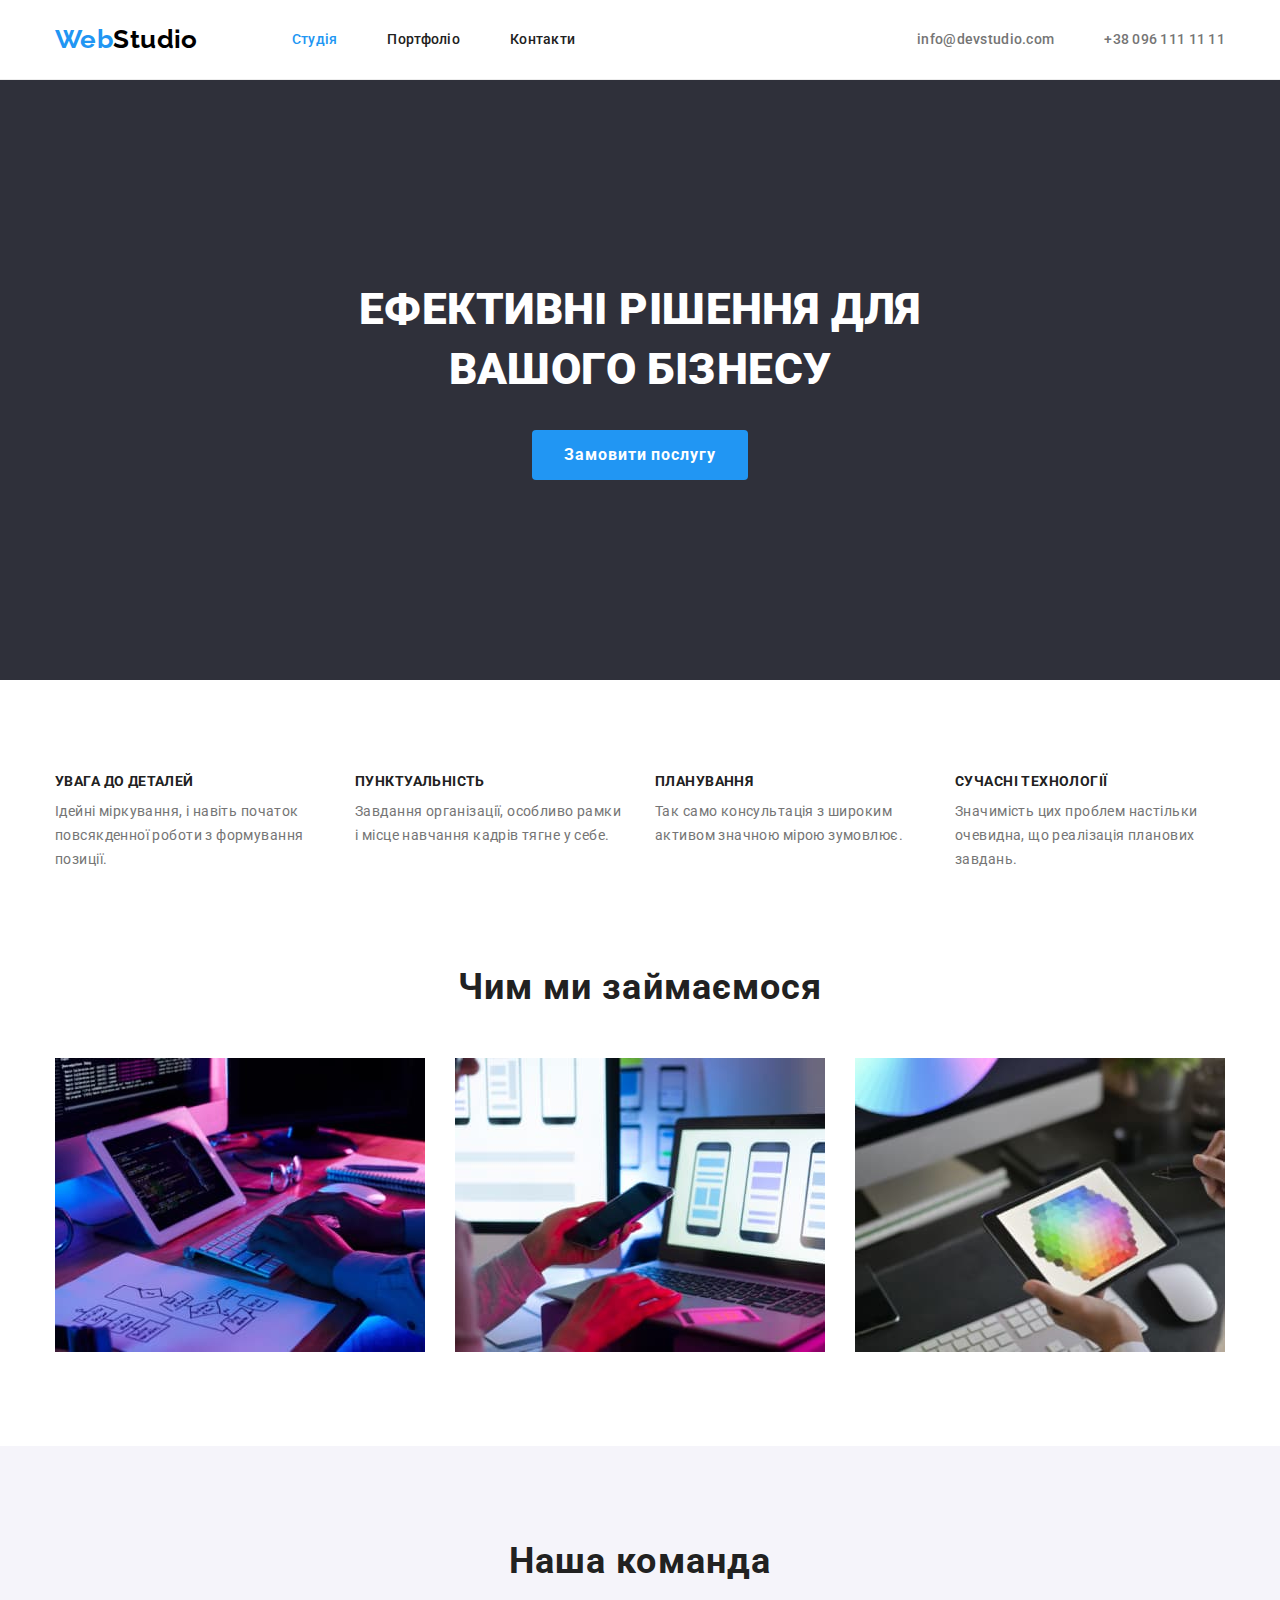
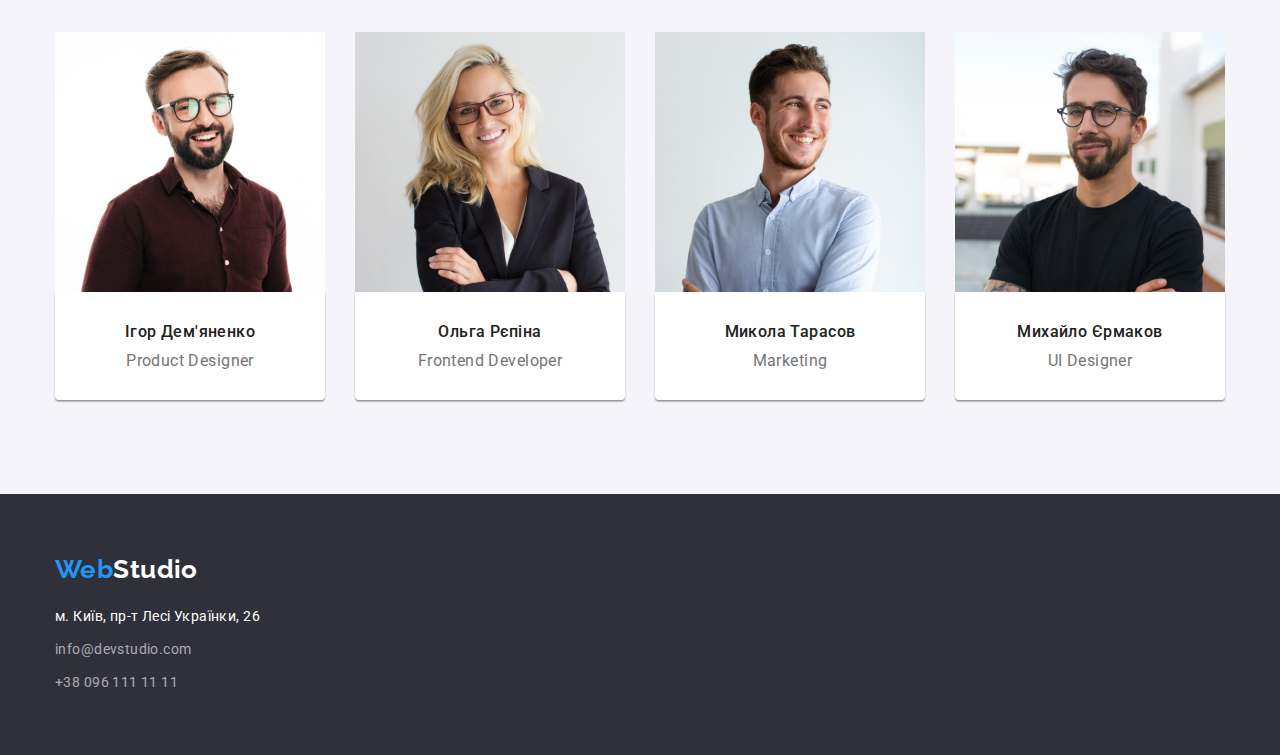
<file: index.html>
<!DOCTYPE html>
<html lang="uk">
<head>
    <meta charset="UTF-8">
    <meta http-equiv="X-UA-Compatible" content="IE=edge">
    <meta name="viewport" content="width=device-width, initial-scale=1.0">
    <title>WebStudio</title>
    <link rel="stylesheet" href="https://cdnjs.cloudflare.com/ajax/libs/modern-normalize/1.1.0/modern-normalize.min.css">
    <link rel="preconnect" href="https://fonts.googleapis.com">
    <link rel="preconnect" href="https://fonts.gstatic.com" crossorigin>
    <link href="https://fonts.googleapis.com/css2?family=Raleway:wght@700&family=Roboto:wght@400;500;700;900&display=swap" rel="stylesheet">
    <link rel="stylesheet" href="./css/styles.css">
</head>
<body>
<header class="header">
    <div class="header-container container">
        <nav class="header-nav">
            <a class="logo link" href="./index.html" lang="en">
                <span class="accent">Web</span><span class="text">Studio</span>
            </a>
            <ul class="site-nav list">
                <li class="site-nav-item">
                <a class="site-nav-link link current" href="./index.html">Студія</a>
                </li>
                <li class="site-nav-item">
                <a class="site-nav-link link" href="./portfolio.html">Портфоліо</a>
                </li>
                <li class="site-nav-item">
                <a class="site-nav-link link" href="#" >Контакти</a>
                </li>
            </ul>
        </nav>
        <ul class="contacts list">
            <li class="contacts-item">
                <a class="contacts-link link" href="mailto:info@devstudio.com" >info@devstudio.com</a>
            </li>
            <li class="contacts-item">
                <a class="contacts-link link" href="tel:+380961111111">+38 096 111 11 11</a>
            </li>
        </ul>
    </div>
</header>

<main>
    <section class="hero">
        <div class="container">
            <h1 class="main">Ефективні рішення для вашого бізнесу</h1>
            <button class="button" type="button">Замовити послугу</button>
        </div>
    </section>

    <section class="characteristic section">
        <div class="container">
            <h2 class="visually-hidden">Особливості</h2>
            <ul class="distinction-list list">
                <li class="dist-list-item">
                   <div class="dist-list-container">
                    <h3 class="title">Увага до деталей</h3>
                    <p class="point">Ідейні міркування, і навіть початок повсякденної роботи з формування позиції.</p>
                   </div>
                </li>
                <li class="dist-list-item">
                    <div class="dist-list-container">
                        <h3 class="title">Пунктуальність</h3>
                        <p class="point">Завдання організації, особливо рамки і місце навчання кадрів тягне у себе.</p>
                    </div>
                </li>
                <li class="dist-list-item">
                    <div class="dist-list-container">
                        <h3 class="title">Планування</h3>
                        <p class="point">Так само консультація з широким активом значною мірою зумовлює.</p>
                    </div>
                </li>
                 <li class="dist-list-item">
                    <div class="dist-list-container">
                        <h3 class="title">Сучасні технології</h3>
                        <p class="point">Значимість цих проблем настільки очевидна, що реалізація планових завдань.</p>
                    </div>
                </li>
            </ul>
        </div>
    </section>

    <section class="essential section">
        <div class="container">
            <h2 class="title">Чим ми займаємося</h2>
            <ul class="images-list list">
                <li>
                    <img class="img" src="./images/img1.jpg" alt="Десктопні додатки" width=370>
                </li>
                <li>
                    <img class="img" src="./images/img2.jpg" alt="Мобільні додатки" width=370>
                </li>
                <li>
                    <img class="img" src="./images/img3.jpg" alt="Дизайнерскі рішення" width=370>
                </li>
            </ul>
        </div>
    </section>

    <section class="team section">
        <div class="container">
            <h2 class="title">Наша команда</h2>
            <ul class="team-list list">
                <li class="team-list-item">
                    <img class="img" src="./images/img4.jpg" alt="Игорь Демьяненко" width=270>
                    <div class="team-list-container">
                        <h3 class="people">Ігор Дем'яненко</h3>
                        <p class="texts" lang="en">Product Designer</p>
                    </div>
                </li>
                <li class="team-list-item">
                    <img class="img" src="./images/img5.jpg" alt="Ольга Репина" width=270>
                    <div class="team-list-container">
                        <h3 class="people">Ольга Рєпіна</h3>
                        <p class="texts" lang="en">Frontend Developer</p>
                    </div>
                </li>
                <li class="team-list-item">
                   <img class="img" src="./images/img6.jpg" alt="Николай Тарасов" width=270>
                   <div class="team-list-container">
                       <h3 class="people">Микола Тарасов</h3>
                       <p class="texts" lang="en">Marketing</p>
                   </div>
                </li>
                <li class="team-list-item">
                    <img class="img" src="./images/img7.jpg" alt="Михаил Ермаков" width=270>
                    <div class="team-list-container">
                        <h3 class="people">Михайло Єрмаков</h3>
                        <p class="texts" lang="en">UI Designer</p>
                    </div>
                </li>
            </ul>
        </div>
        
    </section>
</main>

<footer class="footer">
    <div class="container">
        <a href="./index.html" class="footer-logo logo link" lang="en">
            <span class="accent">Web</span><span class="text">Studio</span>
        </a>
        <address>
            <ul class="address list">
                <li class="address-list-item">
                    <a class="fact link" href="https://goo.gl/maps/kG6ZxLyjDZMwMeht5" target="_blank" rel="noreferrer noopener">м. Київ, пр-т Лесі Українки, 26</a>
                </li>
                <li class="address-list-item">
                    <a class="mail link" href="mailto:info@devstudio.com">info@devstudio.com</a>
                </li>
                <li class="address-list-item">
                    <a class="tel link" href="tel:+380961111111">+38 096 111 11 11</a>
                </li>
             </ul>
        </address>
    </div>
</footer>
</body>
</html>
</file>
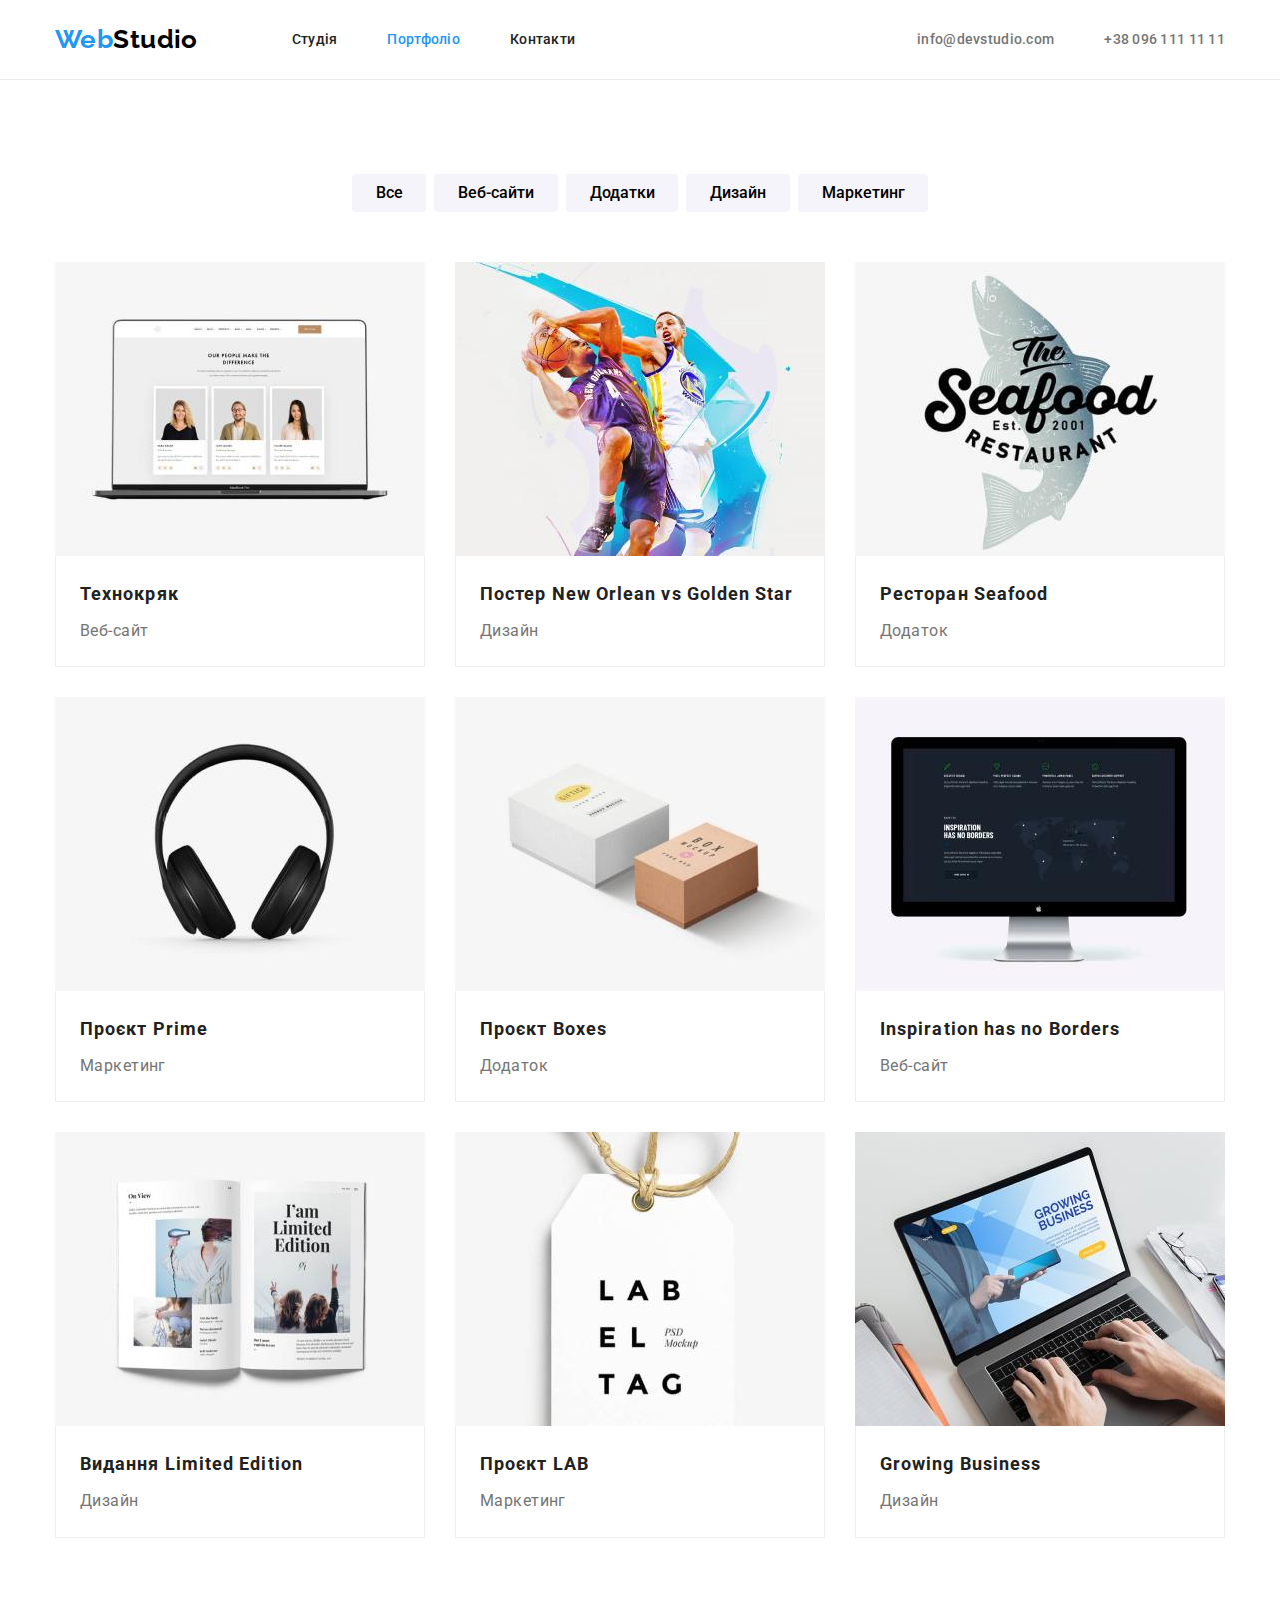
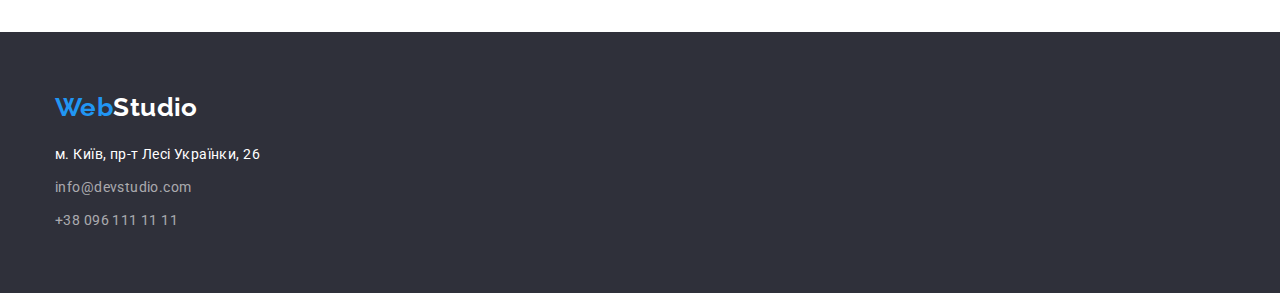
<file: portfolio.html>
<!DOCTYPE html>
<html lang="uk">
<head>
    <meta charset="UTF-8">
    <meta http-equiv="X-UA-Compatible" content="IE=edge">
    <meta name="viewport" content="width=device-width, initial-scale=1.0">
    <title>Portfolio</title>
    <link rel="stylesheet" href="https://cdnjs.cloudflare.com/ajax/libs/modern-normalize/1.1.0/modern-normalize.min.css">
    <link rel="preconnect" href="https://fonts.googleapis.com">
    <link rel="preconnect" href="https://fonts.gstatic.com" crossorigin>
    <link href="https://fonts.googleapis.com/css2?family=Raleway:wght@700&family=Roboto:wght@400;500;700;900&display=swap" rel="stylesheet">
    <link rel="stylesheet" href="./css/styles.css">
</head>
<body>
<header class="header">
    <div class="header-container container">
        <nav class="header-nav"> 
            <a class="logo link" href="./index.html" lang="en">
                <span class="accent">Web</span><span class="text">Studio</span>
            </a>
            <ul class="site-nav list">
                <li class="site-nav-item"> 
                    <a class="site-nav-link link" href="./index.html">Студія</a>
                </li>
                <li class="site-nav-item">
                    <a class="site-nav-link link current" href="./portfolio.html">Портфоліо</a>
                </li>
                <li class="site-nav-item">
                    <a class="site-nav-link link" href="#">Контакти</a>
                </li>
            </ul>
        </nav>
        <ul class="contacts list">
            <li class="contacts-item">
                <a class="contacts-link link" href="mailto:info@devstudio.com">info@devstudio.com</a> 
            </li>
            <li class="contacts-item">
                <a class="contacts-link link" href="tel:+380961111111">+38 096 111 11 11</a>
            </li>
        </ul>
    </div>
</header>

<main>
<section class="portfolio section">
    <div class="container">
        <h1 class="visually-hidden">Портфоліо</h1>
        <ul class="buttons list">
            <li class="port-btn-list-item">
                <button class="port-btn button-all" type="button">Все</button>
            </li>
            <li class="port-btn-list-item">
                <button class="port-btn button-veb" type="button">Веб-сайти</button>
            </li>
            <li class="port-btn-list-item">
                <button class="port-btn button-app" type="button">Додатки</button>
            </li>
            <li class="port-btn-list-item">
                <button class="port-btn button-des" type="button">Дизайн</button>
            </li>
            <li class="port-btn-list-item">
                <button class="port-btn button-mar" type="button">Маркетинг</button>
            </li>
        </ul>
        <ul class="example-list list">
            <li class="port-list-item">
                <a class="port-link link" href="#">
                    <img class="port-img img" src="./images/img2.1.jpg" alt="Веб-сайт Технокряк " width="370">
                    <div class="port-wrapper">
                        <h2 class="subtitle">Технокряк</h2>
                        <p class="lists">Веб-сайт</p>
                    </div>
                </a>
            </li>
            <li class="port-list-item">
                <a class="port-link link" href="#">
                    <img class="port-img img" src="./images/img2.2.jpg" alt="Дизайн постера" width="370">
                    <div class="port-wrapper">
                        <h2 class="subtitle">Постер<span lang="en"> New Orlean vs Golden Star</span></h2>
                        <p class="lists">Дизайн</p>
                    </div>
                </a>
            </li>
            <li class="port-list-item">
                <a class="port-link link" href="#">
                    <img class="port-img img" src="./images/img2.3.jpg" alt="Додаток Seafood" width="370">
                    <div class="port-wrapper">
                        <h2 class="subtitle">Ресторан<span lang="en"> Seafood</h2>
                        <p class="lists">Додаток</p>
                    </div>
                </a>
            </li>
            <li class="port-list-item">
                <a class="port-link link" href="#">
                    <img class="port-img img" src="./images/img2.4.jpg" alt="Маркетинг Проект Prime" width="370">
                    <div class="port-wrapper">
                        <h2 class="subtitle">Проєкт <span lang="en">Prime</span></h2>
                        <p class="lists">Маркетинг</p>
                    </div>
                </a>
            </li>
            <li class="port-list-item">
                <a class="port-link link" href="#">
                    <img class="port-img img" src="./images/img2.5.jpg" alt="Додаток Boxes" width="370">
                    <div class="port-wrapper">
                        <h2 class="subtitle">Проєкт <span lang="en">Boxes</span></h2>
                        <p class="lists">Додаток</p>
                    </div>
                </a>
            </li>
            <li class="port-list-item">
                <a class="port-link link" href="#">
                    <img class="port-img img" src="./images/img2.6.jpg" alt="Веб-сайт Inspiration has no Borders" width="370">
                    <div class="port-wrapper">
                        <h2 class="subtitle" lang="en">Inspiration has no Borders</h2>
                        <p class="lists">Веб-сайт</p>
                    </div>
                </a>
            </li>
            <li class="port-list-item">
                <a class="port-link link" href="#">
                    <img class="port-img img" src="./images/img2.7.jpg" alt="Дизайн видання Limited Edition" width="370">
                   <div class="port-wrapper">
                    <h2 class="subtitle">Видання<span lang="en"> Limited Edition</span></h2>
                    <p class="lists">Дизайн</p>
                   </div>
                </a>
            </li>
            <li class="port-list-item">
                <a class="port-link link" href="#">
                    <img class="port-img img" src="./images/img2.8.jpg" alt="Маркетинг проєкта LAB" width="370">
                    <div class="port-wrapper">
                        <h2 class="subtitle">Проєкт<span lang="en"> LAB</span></h2>
                        <p class="lists">Маркетинг</p>
                    </div>
                </a>
            </li>
            <li class="port-list-item">
                <a class="port-link link" href="#">
                    <img class="port-img img" src="./images/img2.9.jpg" alt="Growing Business додаток" width="370">
                    <div class="port-wrapper">
                        <h2 class="subtitle" lang="en">Growing Business</h2>
                        <p class="lists">Дизайн</p>
                    </div>
                </a>
            </li>
        </ul>
    </div>
</section>
</main>   

<footer class="footer">
    <div class="container">
        <a href="./index.html" class="footer-logo logo link" lang="en">
            <span class="accent">Web</span><span class="text">Studio</span>
        </a>
        <address>
            <ul class="address list">
                <li class="address-list-item">
                    <a class="fact link" href="https://goo.gl/maps/kG6ZxLyjDZMwMeht5" target="_blank" rel="noreferrer noopener">м. Київ, пр-т Лесі Українки, 26</a>
                </li>
                <li class="address-list-item">
                    <a class="mail link" href="mailto:info@devstudio.com">info@devstudio.com</a>
                </li>
                <li class="address-list-item">
                    <a class="tel link" href="tel:+380961111111">+38 096 111 11 11</a>
                </li>
            </ul>
        </address>
    </div>
</footer>

</body>
</html>
</file>
<file: css/styles.css>
/*=====ЗАГАЛЬНІ=====*/


:root { 
    --primary-text-color: #757575;
    --title-text-color: #212121;
    --logo-color: #000000;
    --accent-color: #2196F3;
    --secondary-accent-color: #ffffff;
    --hover-button-color: #188CE8;
    --primary-background-color: #E5E5E5;
    --accent-background-color: #2F303A;
    --accent-section-color: #F5F4FA;
    --text-footer-color: rgba(255, 255, 255, 0.6);
    --border-bottom-color: #ECECEC;  
    --border-div-color: #EEEEEE;
    --primary-text-family: Roboto, sans-serif;
    --accent-text-family: Raleway, sans-serif;
    
}

body {
    font-family: var(--primary-text-family);
    font-size: 14px;
    letter-spacing: 0.03em;
    color: var(--primary-text-color);
}

.section {
    padding-top: 94px;
    padding-bottom: 94px;
}

.container {
    width: 1200px;
    margin: 0 auto;
    padding-left: 15px;
    padding-right: 15px;

    /* outline: 2px solid red; */
}

.list {
    list-style: none;
    margin-top: 0;
    margin-bottom: 0;
    padding-left: 0;
}

.link {
    text-decoration: none;
}

.img {
    display: block;
}

.characteristic .title,
.essential .title,
.team .title,
.team .people,
.example-list .subtitle {
    color: var(--title-text-color);
    font-weight: 700;
    margin-top: 0;
    margin-bottom: 0;

/* outline: 2px solid teal; */
}

.visually-hidden {
    position: absolute;
    width: 1px;
    height: 1px;
    margin: -1px;
    padding: 0;
    overflow: hidden;
    border: 0;
    clip: rect(0 0 0 0);
}

/* section {
  outline: 3px solid blueviolet;
} */


 /*=====ШАПКА=====*/



.header { 
    padding-top: 24px;
    padding-bottom: 24px;
    border-bottom: 1px solid var(--border-bottom-color);

    /* outline: 2px solid blueviolet; */
}

.header-container {
    display: flex;
    align-items: center;
    
}

.header-nav {
    display: flex;
    align-items: center;
    background: var(--secondary-accent-color);
}

.logo {
    margin-right: 94px;
    font-family: var(--accent-text-family);
    font-weight: 700;
    font-size: 26px;
    line-height: 1.2;
}

.accent {
    color: var(--accent-color); 
}

.text {
    color: var(--logo-color);  
}

.site-nav,
.contacts {
    display: flex;
    align-items: center;
   
    font-weight: 500;
    line-height: 1.14;
    letter-spacing: 0.02em;
}

.site-nav-item:not(:last-child) {
    margin-right: 50px;
}

.site-nav .link {
    color: var(--title-text-color);  
}

.contacts {
    margin-left: auto;
}

.contacts-item:not(:last-child) {
    margin-right: 50px;
}


.contacts .contacts-link {
    color: inherit;
}

.site-nav .link.current,
.site-nav .site-nav-link:hover,
.site-nav .site-nav-link:focus,
.contacts .contacts-link:hover,
.contacts .contacts-link:focus {
    color: var(--accent-color);
}



/*=====ПЕРША СЕКЦІЯ ГЕРОЯ=====*/



.hero {
    background-color: var(--accent-background-color);
    text-align: center;
    padding-top: 200px;
    padding-bottom: 200px;
}

.hero .main {
    width: 696px;
    font-weight: 900;
    font-size: 44px;
    line-height: 1.36;
    text-align: center;
    color: var(--secondary-accent-color);
    text-transform: uppercase; 
    margin-top: 0;
    margin-left: auto;
    margin-right: auto;
    margin-bottom: 30px;

    /* outline: 2px solid teal; */
  
}

.hero .button {
    background-color: var(--accent-color);
    border-radius: 4px;
    color: var(--secondary-accent-color);
    font-family: var(--primary-text-family);
    font-style: normal;
    font-weight: 700;
    font-size: 16px;
    line-height: 1.88;
    letter-spacing: 0.06em;
    padding: 10px 32px;
    min-width: 216px;
    border: 0;
    cursor: pointer;
 }

 .hero .button:hover,
 .hero .button:focus {
    background-color: var(--hover-button-color);
    box-shadow: 0px 4px 4px rgba(0, 0, 0, 0.15);
 }



 /*=====ДРУГА СЕКЦІЯ ХАРАКТЕРИСТИКИ=====*/



.characteristic {
    padding-bottom: 0;
}

.characteristic .distinction-list {
    display: flex;
    justify-content: space-between;
}

.characteristic .dist-list-item:not(:last-child) {
    margin-right: 30px;
}

.characteristic .dist-list-container {
    min-width: 270px;
    min-height: 98px;
}

.characteristic .title {
    font-size: 14px;
    line-height: 1.14;
    text-transform: uppercase;
    margin-bottom: 10px;
}

.characteristic .point {
    line-height: 1.71;
    margin-top: 0;
    margin-bottom: 0;
}



/*=====ТРЕТЯ СЕКЦІЯ ДІЯЛЬНІСТЬ I ЧЕТВЕРТА СЕКЦІЯ КОМАНДА=====*/


.essential .images-list,
.team .team-list {
    display: flex;
    flex-wrap: wrap;
}

.essential .images-list {
    justify-content: space-between;
}

.essential .title,
.team .title {
    font-size: 36px;
    line-height: 1.17;
    text-align: center;
    letter-spacing: 0.03em;
    margin-bottom: 50px;
}



/*=====ЧЕТВЕРТА СЕКЦІЯ КОМАНДА=====*/


.team {
    background: var(--accent-section-color);
}

.team .team-list {
    margin-left: -30px;
    margin-top: -30px;
}

.team .team-list-item {
    flex-basis: calc((100% - 120px) / 4);
    margin-left: 30px;
    margin-top: 30px;
}

.team .team-list-container {
    background: var(--secondary-accent-color);
    box-shadow: 0px 1px 3px rgba(0, 0, 0, 0.12), 0px 1px 1px rgba(0, 0, 0, 0.14), 0px 2px 1px rgba(0, 0, 0, 0.2);
    border-radius: 0px 0px 4px 4px;
    padding-top: 30px;
    padding-bottom: 30px;

}

.team .people {
    font-weight: 500;
    font-size: 16px;
    line-height: 1.19;
    text-align: center;
    margin-bottom: 10px;
}

.team .texts {
    font-size: 16px;
    line-height: 1.19;
    text-align: center;
    margin-top: 0;
    margin-bottom: 0;
}



 /*=====ПІДВАЛ САЙТУ=====*/


.footer {
    background-color: var(--accent-background-color);
    padding-top: 60px;
    padding-bottom: 60px;      
}

.footer-logo {
    display: inline-block ;
    margin-bottom: 20px;
}

.footer .text {
    color: var(--secondary-accent-color);
}

.footer .address { 
    font-style: normal;
    line-height: 1.71;
}

.footer .fact {
    color: var(--secondary-accent-color);
    text-decoration: none;
    font-style: normal;
}

.address-list-item:not(:last-child) {
    margin-bottom: 9px;
}

.footer .mail,
.footer .tel {
    color: var(--text-footer-color);
    text-decoration: none;
    font-style: normal;
}

.footer .mail:hover,
.footer .mail:focus,
.footer .tel:hover,
.footer .tel:focus {
    color: var(--accent-color);
}
 


/*=====ПОРТФОЛІО=====*/


.portfolio .buttons {
    display: flex;
    justify-content: center;
    margin-bottom: 50px;
} 

.buttons .port-btn-list-item:not(:last-child) {
    margin-right: 8px;
}

.buttons .port-btn {
    font-weight: 500;
    font-size: 16px;
    line-height: 1.63; 
    background-color: var(--accent-section-color);
    border-radius: 4px;
    border: 0;
    cursor: pointer;
    padding: 6px 22px;     
}

.buttons .button-all {
    min-width: 74px;
}

.buttons .button-veb {
    min-width: 124px;
}

.buttons .button-app{
    min-width: 112px;
}

.buttons .button-des{
    min-width: 104px;
}

.buttons .button-mar{
    min-width: 130px;
}

.buttons .port-btn:hover,
.buttons .port-btn:focus {
    background: var(--accent-color);
    color: var(--secondary-accent-color);
    box-shadow: 0px 3px 1px rgba(0, 0, 0, 0.1), 0px 1px 2px rgba(0, 0, 0, 0.08), 0px 2px 2px rgba(0, 0, 0, 0.12);
}

.example-list {
    display: flex;
    flex-wrap: wrap;
    margin-left: -30px;
    margin-top: -30px;
}

.port-list-item {
    flex-basis: calc((100% - 90px)/ 3);
    margin-left: 30px;
    margin-top: 30px;
}

.port-wrapper {
    border: 1px solid var(--border-div-color);
    border-top: none;
    padding-top: 20px;
    padding-bottom: 20px;
    padding-left: 24px;
    padding-right: 24px;
}

.example-list .subtitle {
    font-size: 18px;
    line-height: 2;
    letter-spacing: 0.06em;
    margin-bottom: 4px;
    margin-top: 0;
     
/* outline: 2px solid teal; */
}

.example-list .lists {
    color: var(--primary-text-color);
    font-size: 16px;
    line-height: 1.88;
    margin-top: 0;
    margin-bottom: 0;
}
</file>
